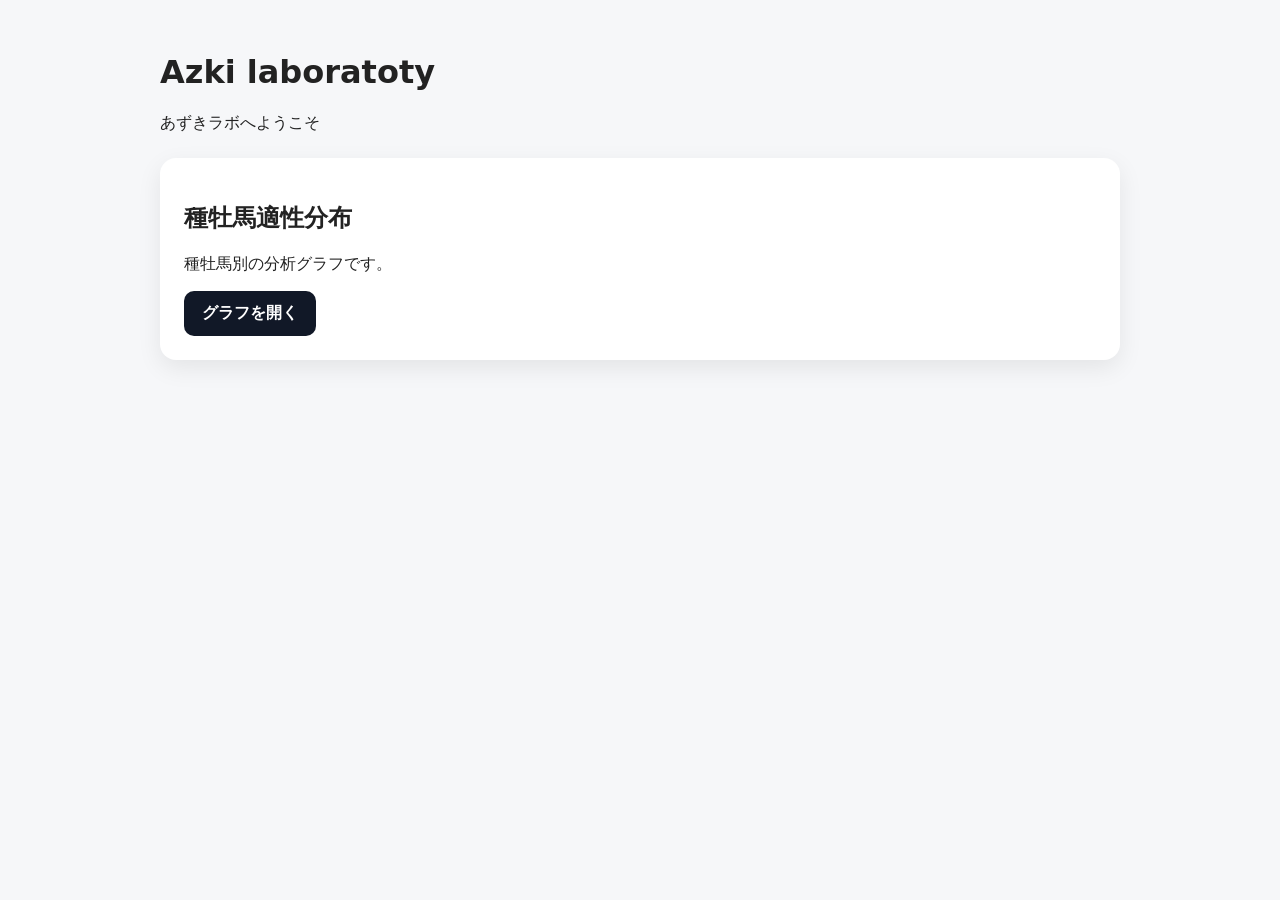
<file: index.html>
<!doctype html>
<html lang="ja">
<head>
  <meta charset="utf-8">
  <meta name="viewport" content="width=device-width, initial-scale=1">
  <title>Azki laboratory</title>
  <link rel="stylesheet" href="assets/style.css">
</head>
<body>
  <main class="container">
    <h1>Azki laboratoty</h1>
    <p>あずきラボへようこそ</p>

    <section class="card">
      <h2>種牡馬適性分布</h2>
      <p>種牡馬別の分析グラフです。</p>
      <a class="button" href="charts/sire_bubble_chart.html">グラフを開く</a>
    </section>
  </main>
</body>
</html>
</file>
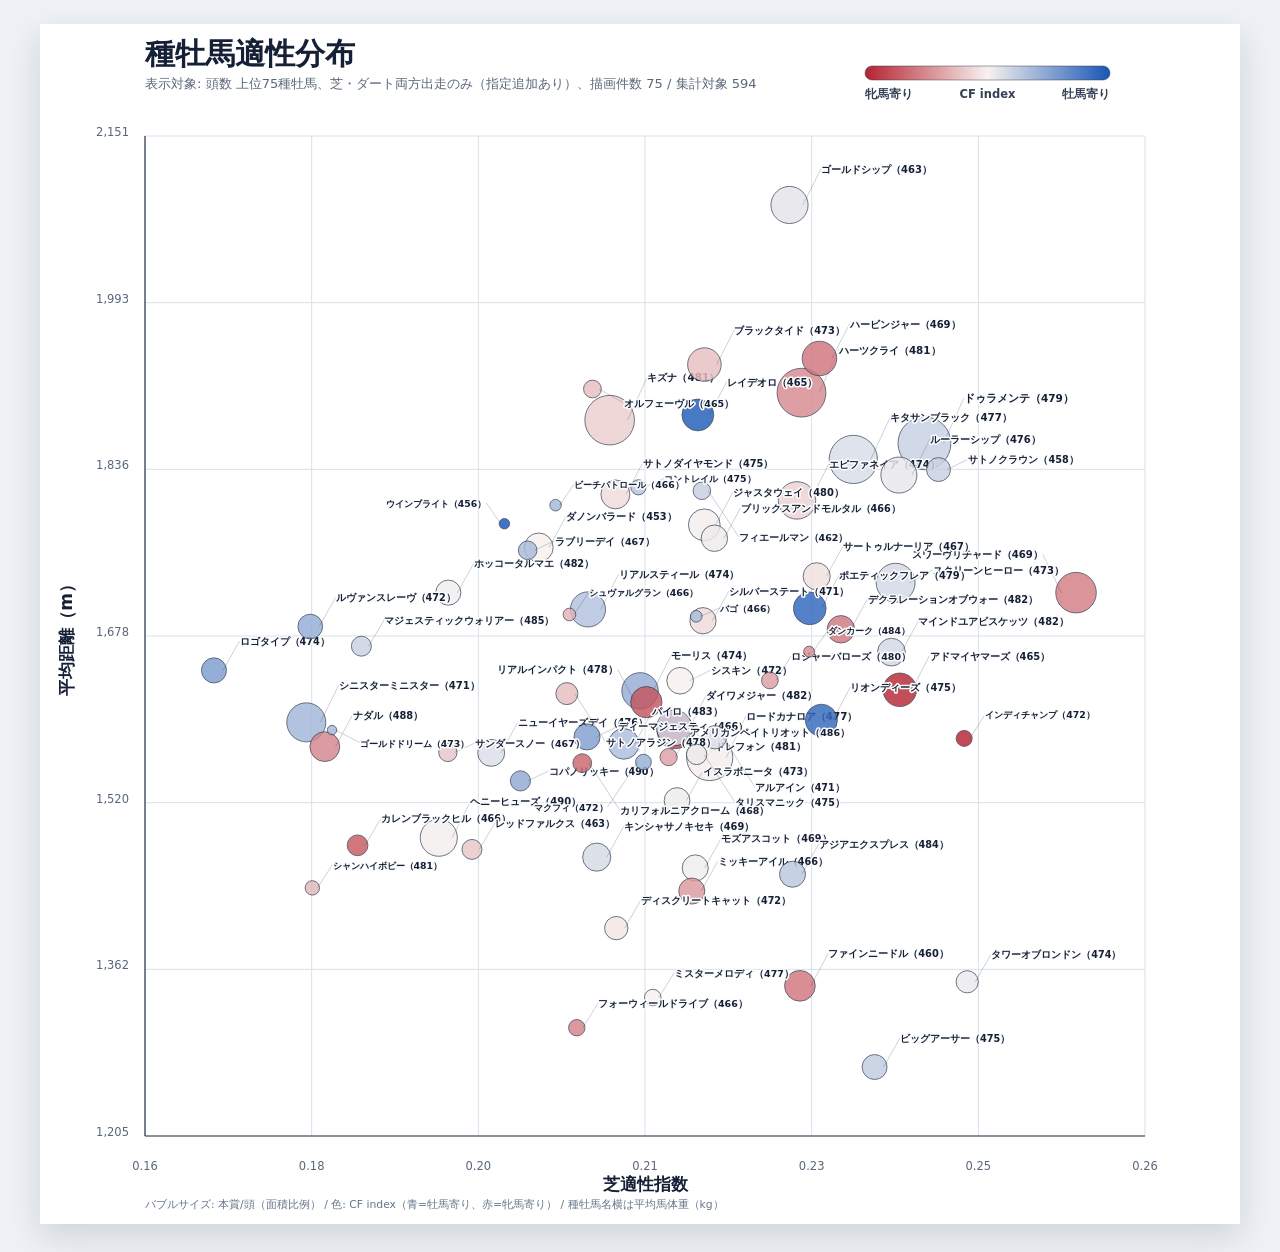
<file: charts/sire_bubble_chart.html>
<!doctype html>
<html lang="ja">
<head>
  <meta charset="utf-8" />
  <title>種牡馬バブルチャート</title>
  <style>
    body { margin: 0; background: #eef1f5; color: #152036; font-family: "Yu Gothic UI", "Yu Gothic", "Meiryo", "Segoe UI", system-ui, sans-serif; }
    .wrap { width: 1200px; margin: 0 auto; padding: 24px; }
    svg { background: #fbfcfe; box-shadow: 0 12px 32px rgba(23, 32, 51, 0.14); }
    .title { font-size: 30px; font-weight: 800; fill: #152036; letter-spacing: 0; }
    .subtitle { font-size: 13px; fill: #5a677a; }
    .axis { stroke: #283449; stroke-width: 1.2; }
    .grid { stroke: #d9e0ea; stroke-width: 1; }
    .tick { font-size: 11.5px; fill: #5a677a; }
    .axis-label { font-size: 17px; font-weight: 800; fill: #152036; }
    .leader { stroke: rgba(39, 50, 70, 0.32); stroke-width: 0.7; }
    .point circle { opacity: 0.82; stroke: #243044; stroke-width: 0.8; }
    .point:hover circle { opacity: 0.96; stroke-width: 2; }
    .point-label { font-weight: 650; fill: #172033; paint-order: stroke; stroke: #fbfcfe; stroke-width: 3.2px; stroke-linejoin: round; }
    .legend { font-size: 11.5px; font-weight: 650; fill: #334155; }
    .note { font-size: 10.8px; fill: #66758a; }
  </style>
</head>
<body>
  <div class="wrap">
    <svg id="chart" xmlns="http://www.w3.org/2000/svg" width="1200" height="1200" viewBox="0 0 1200 1200" role="img" aria-label="種牡馬バブルチャート">
      <rect width="100%" height="100%" fill="#ffffff" />
      <text x="105" y="40" class="title">種牡馬適性分布</text>
      <text x="105" y="64" class="subtitle">表示対象: 頭数 上位75種牡馬、芝・ダート両方出走のみ（指定追加あり）、描画件数 75 / 集計対象 594</text>
      <defs>
        <linearGradient id="cf-gradient" x1="0%" y1="0%" x2="100%" y2="0%">
          <stop offset="0%" stop-color="rgb(181,34,48)" />
          <stop offset="50%" stop-color="rgb(247,242,239)" />
          <stop offset="100%" stop-color="rgb(24,86,181)" />
        </linearGradient>
      </defs>
      <g>
        <rect x="825" y="42" width="245" height="14" rx="7" fill="url(#cf-gradient)" stroke="#293241" stroke-width="0.45" />
        <text x="825" y="74" class="legend" text-anchor="start">牝馬寄り</text>
        <text x="947.5" y="74" class="legend" text-anchor="middle">CF index</text>
        <text x="1070" y="74" class="legend" text-anchor="end">牡馬寄り</text>
      </g>
      <line x1="105.00" y1="112" x2="105.00" y2="1112" class="grid" />
<line x1="271.67" y1="112" x2="271.67" y2="1112" class="grid" />
<line x1="438.33" y1="112" x2="438.33" y2="1112" class="grid" />
<line x1="605.00" y1="112" x2="605.00" y2="1112" class="grid" />
<line x1="771.67" y1="112" x2="771.67" y2="1112" class="grid" />
<line x1="938.33" y1="112" x2="938.33" y2="1112" class="grid" />
<line x1="1105.00" y1="112" x2="1105.00" y2="1112" class="grid" />
      <line x1="105" y1="1112.00" x2="1105" y2="1112.00" class="grid" />
<line x1="105" y1="945.33" x2="1105" y2="945.33" class="grid" />
<line x1="105" y1="778.67" x2="1105" y2="778.67" class="grid" />
<line x1="105" y1="612.00" x2="1105" y2="612.00" class="grid" />
<line x1="105" y1="445.33" x2="1105" y2="445.33" class="grid" />
<line x1="105" y1="278.67" x2="1105" y2="278.67" class="grid" />
<line x1="105" y1="112.00" x2="1105" y2="112.00" class="grid" />
      <line x1="105" y1="1112" x2="1105" y2="1112" class="axis" />
      <line x1="105" y1="112" x2="105" y2="1112" class="axis" />
      <text x="105.00" y="1146" class="tick" text-anchor="middle">0.16</text>
<text x="271.67" y="1146" class="tick" text-anchor="middle">0.18</text>
<text x="438.33" y="1146" class="tick" text-anchor="middle">0.20</text>
<text x="605.00" y="1146" class="tick" text-anchor="middle">0.21</text>
<text x="771.67" y="1146" class="tick" text-anchor="middle">0.23</text>
<text x="938.33" y="1146" class="tick" text-anchor="middle">0.25</text>
<text x="1105.00" y="1146" class="tick" text-anchor="middle">0.26</text>
      <text x="89" y="1112.005" class="tick" text-anchor="end">1,205</text>
<text x="89" y="945.335" class="tick" text-anchor="end">1,362</text>
<text x="89" y="778.675" class="tick" text-anchor="end">1,520</text>
<text x="89" y="612.005" class="tick" text-anchor="end">1,678</text>
<text x="89" y="445.335" class="tick" text-anchor="end">1,836</text>
<text x="89" y="278.675" class="tick" text-anchor="end">1,993</text>
<text x="89" y="112.005" class="tick" text-anchor="end">2,151</text>
      <text x="605" y="1166" class="axis-label" text-anchor="middle">芝適性指数</text>
      <text transform="translate(32 612) rotate(-90)" class="axis-label" text-anchor="middle">平均距離（m）</text>
      <g class="point">
      <circle cx="884.47" cy="419.27" r="26.46" fill="rgb(199,208,227)" />
      <title>種牡馬名: ドゥラメンテ
頭数: 293
本賞/頭: 2,443.65
CF_index: -0.112
芝適性指数: 0.241
平均距離: 1,860.3
芝の1走当賞金: 1,131.99
ダートの1走当賞金: 526.89
牡馬の本賞/頭: 3,402.45
牝馬の本賞/頭: 1,566.31
平均馬体重: 479.3kg</title>
      <line x1="903.52" y1="419.27" x2="923.93" y2="373.89" class="leader" />
      <text x="923.93" y="377.89" class="point-label" text-anchor="start" style="font-size:10.5px">ドゥラメンテ（479）</text>
    </g>
<g class="point">
      <circle cx="569.66" cy="396.14" r="24.81" fill="rgb(236,207,207)" />
      <title>種牡馬名: キズナ
頭数: 450
本賞/頭: 2,195.83
CF_index: -0.140
芝適性指数: 0.209
平均距離: 1,882.2
芝の1走当賞金: 872.28
ダートの1走当賞金: 671.74
牡馬の本賞/頭: 2,596.04
牝馬の本賞/頭: 1,754.48
平均馬体重: 480.5kg</title>
      <line x1="587.52" y1="396.14" x2="607.47" y2="352.66" class="leader" />
      <text x="607.47" y="356.66" class="point-label" text-anchor="start" style="font-size:10.4px">キズナ（481）</text>
    </g>
<g class="point">
      <circle cx="761.49" cy="368.67" r="24.40" fill="rgb(214,139,145)" />
      <title>種牡馬名: ハーツクライ
頭数: 145
本賞/頭: 2,137.25
CF_index: -0.164
芝適性指数: 0.229
平均距離: 1,908.2
芝の1走当賞金: 1,016.98
ダートの1走当賞金: 576.25
牡馬の本賞/頭: 2,197.88
牝馬の本賞/頭: 2,062.63
平均馬体重: 481.3kg</title>
      <line x1="779.06" y1="368.67" x2="798.89" y2="325.66" class="leader" />
      <text x="798.89" y="329.66" class="point-label" text-anchor="start" style="font-size:10.4px">ハーツクライ（481）</text>
    </g>
<g class="point">
      <circle cx="813.31" cy="435.43" r="24.12" fill="rgb(217,221,231)" />
      <title>種牡馬名: キタサンブラック
頭数: 295
本賞/頭: 2,097.03
CF_index: -0.118
芝適性指数: 0.234
平均距離: 1,845.0
芝の1走当賞金: 1,261.49
ダートの1走当賞金: 657.94
牡馬の本賞/頭: 2,831.30
牝馬の本賞/頭: 1,415.56
平均馬体重: 477.5kg</title>
      <line x1="830.68" y1="435.43" x2="850.43" y2="392.75" class="leader" />
      <text x="850.43" y="396.75" class="point-label" text-anchor="start" style="font-size:10.3px">キタサンブラック（477）</text>
    </g>
<g class="point">
      <circle cx="669.71" cy="733.53" r="23.09" fill="rgb(246,237,235)" />
      <title>種牡馬名: ロードカナロア
頭数: 437
本賞/頭: 1,955.71
CF_index: -0.129
芝適性指数: 0.219
平均距離: 1,562.8
芝の1走当賞金: 992.49
ダートの1走当賞金: 651.29
牡馬の本賞/頭: 2,449.83
牝馬の本賞/頭: 1,431.30
平均馬体重: 477.0kg</title>
      <line x1="686.34" y1="733.53" x2="705.81" y2="692.02" class="leader" />
      <text x="705.81" y="696.02" class="point-label" text-anchor="start" style="font-size:10.3px">ロードカナロア（477）</text>
    </g>
<g class="point">
      <circle cx="1036.03" cy="568.64" r="20.28" fill="rgb(210,125,132)" />
      <title>種牡馬名: スワーヴリチャード
頭数: 182
本賞/頭: 1,598.79
CF_index: -0.169
芝適性指数: 0.257
平均距離: 1,718.9
芝の1走当賞金: 1,035.63
ダートの1走当賞金: 378.28
牡馬の本賞/頭: 1,594.46
牝馬の本賞/頭: 1,602.12
平均馬体重: 468.7kg</title>
      <line x1="1021.43" y1="568.64" x2="1002.75" y2="530.37" class="leader" />
      <text x="1002.75" y="534.37" class="point-label" text-anchor="end" style="font-size:10.1px">スワーヴリチャード（469）</text>
    </g>
<g class="point">
      <circle cx="266.28" cy="698.35" r="19.51" fill="rgb(162,183,217)" />
      <title>種牡馬名: シニスターミニスター
頭数: 185
本賞/頭: 1,509.06
CF_index: -0.100
芝適性指数: 0.178
平均距離: 1,596.1
芝の1走当賞金: 450.00
ダートの1走当賞金: 562.96
牡馬の本賞/頭: 2,097.22
牝馬の本賞/頭: 817.11
平均馬体重: 471.3kg</title>
      <line x1="280.33" y1="698.35" x2="298.79" y2="660.97" class="leader" />
      <text x="298.79" y="664.97" class="point-label" text-anchor="start" style="font-size:10.1px">シニスターミニスター（471）</text>
    </g>
<g class="point">
      <circle cx="855.64" cy="558.71" r="19.45" fill="rgb(211,217,230)" />
      <title>種牡馬名: スクリーンヒーロー
頭数: 94
本賞/頭: 1,502.45
CF_index: -0.116
芝適性指数: 0.238
平均距離: 1,728.3
芝の1走当賞金: 961.41
ダートの1走当賞金: 468.61
牡馬の本賞/頭: 2,022.43
牝馬の本賞/頭: 982.47
平均馬体重: 473.4kg</title>
      <line x1="869.64" y1="558.71" x2="893.09" y2="545.60" class="leader" />
      <text x="893.09" y="549.60" class="point-label" text-anchor="start" style="font-size:10.1px">スクリーンヒーロー（473）</text>
    </g>
<g class="point">
      <circle cx="757.00" cy="476.42" r="18.72" fill="rgb(237,210,209)" />
      <title>種牡馬名: エピファネイア
頭数: 518
本賞/頭: 1,420.40
CF_index: -0.139
芝適性指数: 0.228
平均距離: 1,806.2
芝の1走当賞金: 737.80
ダートの1走当賞金: 421.07
牡馬の本賞/頭: 1,718.70
牝馬の本賞/頭: 1,148.51
平均馬体重: 473.8kg</title>
      <line x1="770.48" y1="476.42" x2="788.72" y2="439.95" class="leader" />
      <text x="788.72" y="443.95" class="point-label" text-anchor="start" style="font-size:10.0px">エピファネイア（474）</text>
    </g>
<g class="point">
      <circle cx="749.51" cy="180.97" r="18.57" fill="rgb(229,229,234)" />
      <title>種牡馬名: ゴールドシップ
頭数: 256
本賞/頭: 1,405.02
CF_index: -0.122
芝適性指数: 0.227
平均距離: 2,085.9
芝の1走当賞金: 673.33
ダートの1走当賞金: 388.91
牡馬の本賞/頭: 1,826.98
牝馬の本賞/頭: 962.79
平均馬体重: 463.0kg</title>
      <line x1="762.88" y1="180.97" x2="781.08" y2="144.66" class="leader" />
      <text x="781.08" y="148.66" class="point-label" text-anchor="start" style="font-size:10.0px">ゴールドシップ（463）</text>
    </g>
<g class="point">
      <circle cx="398.78" cy="813.71" r="18.57" fill="rgb(243,239,238)" />
      <title>種牡馬名: ヘニーヒューズ
頭数: 200
本賞/頭: 1,404.68
CF_index: -0.127
芝適性指数: 0.191
平均距離: 1,486.9
芝の1走当賞金: 581.36
ダートの1走当賞金: 588.41
牡馬の本賞/頭: 1,773.59
牝馬の本賞/頭: 996.94
平均馬体重: 489.6kg</title>
      <line x1="412.15" y1="813.71" x2="430.35" y2="777.40" class="leader" />
      <text x="430.35" y="781.40" class="point-label" text-anchor="start" style="font-size:10.0px">ヘニーヒューズ（490）</text>
    </g>
<g class="point">
      <circle cx="600.06" cy="666.88" r="18.23" fill="rgb(149,173,214)" />
      <title>種牡馬名: モーリス
頭数: 370
本賞/頭: 1,367.74
CF_index: -0.096
芝適性指数: 0.212
平均距離: 1,625.9
芝の1走当賞金: 759.72
ダートの1走当賞金: 557.29
牡馬の本賞/頭: 1,995.59
牝馬の本賞/頭: 733.08
平均馬体重: 473.8kg</title>
      <line x1="613.18" y1="666.88" x2="631.29" y2="630.96" class="leader" />
      <text x="631.29" y="634.96" class="point-label" text-anchor="start" style="font-size:10.0px">モーリス（474）</text>
    </g>
<g class="point">
      <circle cx="635.17" cy="706.59" r="18.11" fill="rgb(192,68,79)" />
      <title>種牡馬名: ダイワメジャー
頭数: 177
本賞/頭: 1,354.74
CF_index: -0.189
芝適性指数: 0.216
平均距離: 1,588.3
芝の1走当賞金: 763.24
ダートの1走当賞金: 529.30
牡馬の本賞/頭: 1,142.60
牝馬の本賞/頭: 1,518.09
平均馬体重: 482.1kg</title>
      <line x1="648.21" y1="706.59" x2="666.28" y2="670.82" class="leader" />
      <text x="666.28" y="674.82" class="point-label" text-anchor="start" style="font-size:10.0px">ダイワメジャー（482）</text>
    </g>
<g class="point">
      <circle cx="858.90" cy="451.07" r="18.02" fill="rgb(232,232,235)" />
      <title>種牡馬名: ルーラーシップ
頭数: 304
本賞/頭: 1,346.00
CF_index: -0.123
芝適性指数: 0.239
平均距離: 1,830.2
芝の1走当賞金: 891.15
ダートの1走当賞金: 432.10
牡馬の本賞/頭: 1,764.82
牝馬の本賞/頭: 943.39
平均馬体重: 476.4kg</title>
      <line x1="871.88" y1="451.07" x2="889.92" y2="415.39" class="leader" />
      <text x="889.92" y="419.39" class="point-label" text-anchor="start" style="font-size:10.0px">ルーラーシップ（476）</text>
    </g>
<g class="point">
      <circle cx="634.34" cy="703.95" r="17.75" fill="rgb(207,214,229)" />
      <title>種牡馬名: ドレフォン
頭数: 382
本賞/頭: 1,317.89
CF_index: -0.115
芝適性指数: 0.215
平均距離: 1,590.8
芝の1走当賞金: 776.36
ダートの1走当賞金: 539.11
牡馬の本賞/頭: 1,859.08
牝馬の本賞/頭: 888.50
平均馬体重: 481.2kg</title>
      <line x1="647.12" y1="703.95" x2="675.09" y2="722.29" class="leader" />
      <text x="675.09" y="726.29" class="point-label" text-anchor="start" style="font-size:10.0px">ドレフォン（481）</text>
    </g>
<g class="point">
      <circle cx="547.97" cy="585.43" r="17.54" fill="rgb(177,193,221)" />
      <title>種牡馬名: リアルスティール
頭数: 356
本賞/頭: 1,296.30
CF_index: -0.105
芝適性指数: 0.207
平均距離: 1,703.0
芝の1走当賞金: 627.46
ダートの1走当賞金: 500.25
牡馬の本賞/頭: 1,847.18
牝馬の本賞/頭: 769.63
平均馬体重: 474.3kg</title>
      <line x1="560.61" y1="585.43" x2="578.52" y2="550.31" class="leader" />
      <text x="578.52" y="554.31" class="point-label" text-anchor="start" style="font-size:10.0px">リアルスティール（474）</text>
    </g>
<g class="point">
      <circle cx="779.44" cy="334.45" r="17.26" fill="rgb(207,117,124)" />
      <title>種牡馬名: ハービンジャー
頭数: 263
本賞/頭: 1,267.62
CF_index: -0.172
芝適性指数: 0.230
平均距離: 1,940.6
芝の1走当賞金: 776.50
ダートの1走当賞金: 427.54
牡馬の本賞/頭: 1,238.04
牝馬の本賞/頭: 1,296.10
平均馬体重: 469.4kg</title>
      <line x1="791.87" y1="334.45" x2="809.70" y2="299.65" class="leader" />
      <text x="809.70" y="303.65" class="point-label" text-anchor="start" style="font-size:10.0px">ハービンジャー（469）</text>
    </g>
<g class="point">
      <circle cx="664.41" cy="340.58" r="16.79" fill="rgb(231,191,192)" />
      <title>種牡馬名: ブラックタイド
頭数: 100
本賞/頭: 1,220.15
CF_index: -0.146
芝適性指数: 0.219
平均距離: 1,934.8
芝の1走当賞金: 742.06
ダートの1走当賞金: 491.10
牡馬の本賞/頭: 1,460.44
牝馬の本賞/頭: 1,066.52
平均馬体重: 473.3kg</title>
      <line x1="676.49" y1="340.58" x2="694.19" y2="306.32" class="leader" />
      <text x="694.19" y="310.32" class="point-label" text-anchor="start" style="font-size:9.9px">ブラックタイド（473）</text>
    </g>
<g class="point">
      <circle cx="859.76" cy="665.82" r="16.76" fill="rgb(183,40,54)" />
      <title>種牡馬名: アドマイヤマーズ
頭数: 105
本賞/頭: 1,217.68
CF_index: -0.198
芝適性指数: 0.239
平均距離: 1,626.9
芝の1走当賞金: 911.68
ダートの1走当賞金: 441.45
牡馬の本賞/頭: 944.28
牝馬の本賞/頭: 1,430.83
平均馬体重: 464.6kg</title>
      <line x1="871.83" y1="665.82" x2="889.52" y2="631.60" class="leader" />
      <text x="889.52" y="635.60" class="point-label" text-anchor="start" style="font-size:9.9px">アドマイヤマーズ（465）</text>
    </g>
<g class="point">
      <circle cx="769.77" cy="584.38" r="16.35" fill="rgb(47,102,187)" />
      <title>種牡馬名: ポエティックフレア
頭数: 31
本賞/頭: 1,177.90
CF_index: -0.063
芝適性指数: 0.229
平均距離: 1,704.0
芝の1走当賞金: 715.33
ダートの1走当賞金: 400.00
牡馬の本賞/頭: 1,874.63
牝馬の本賞/頭: 434.73
平均馬体重: 478.8kg</title>
      <line x1="781.54" y1="584.38" x2="799.12" y2="550.62" class="leader" />
      <text x="799.12" y="554.62" class="point-label" text-anchor="start" style="font-size:9.9px">ポエティックフレア（479）</text>
    </g>
<g class="point">
      <circle cx="781.37" cy="696.24" r="16.02" fill="rgb(51,105,188)" />
      <title>種牡馬名: リオンディーズ
頭数: 330
本賞/頭: 1,146.54
CF_index: -0.064
芝適性指数: 0.231
平均距離: 1,598.1
芝の1走当賞金: 922.81
ダートの1走当賞金: 506.53
牡馬の本賞/頭: 1,904.99
牝馬の本賞/頭: 449.81
平均馬体重: 475.5kg</title>
      <line x1="792.91" y1="696.24" x2="810.39" y2="662.87" class="leader" />
      <text x="810.39" y="666.87" class="point-label" text-anchor="start" style="font-size:9.9px">リオンディーズ（475）</text>
    </g>
<g class="point">
      <circle cx="657.85" cy="390.96" r="15.93" fill="rgb(32,92,183)" />
      <title>種牡馬名: レイデオロ
頭数: 294
本賞/頭: 1,138.07
CF_index: -0.058
芝適性指数: 0.218
平均距離: 1,887.1
芝の1走当賞金: 703.83
ダートの1走当賞金: 470.71
牡馬の本賞/頭: 1,830.12
牝馬の本賞/頭: 397.29
平均馬体重: 464.8kg</title>
      <line x1="669.31" y1="390.96" x2="686.77" y2="357.70" class="leader" />
      <text x="686.77" y="361.70" class="point-label" text-anchor="start" style="font-size:9.9px">レイデオロ（465）</text>
    </g>
<g class="point">
      <circle cx="664.26" cy="500.82" r="15.90" fill="rgb(243,239,238)" />
      <title>種牡馬名: ジャスタウェイ
頭数: 213
本賞/頭: 1,135.60
CF_index: -0.126
芝適性指数: 0.219
平均距離: 1,783.1
芝の1走当賞金: 727.15
ダートの1走当賞金: 481.35
牡馬の本賞/頭: 1,423.07
牝馬の本賞/頭: 798.26
平均馬体重: 479.6kg</title>
      <line x1="675.71" y1="500.82" x2="693.16" y2="467.59" class="leader" />
      <text x="693.16" y="471.59" class="point-label" text-anchor="start" style="font-size:9.9px">ジャスタウェイ（480）</text>
    </g>
<g class="point">
      <circle cx="606.34" cy="678.18" r="15.66" fill="rgb(197,86,95)" />
      <title>種牡馬名: リアルインパクト
頭数: 128
本賞/頭: 1,113.60
CF_index: -0.182
芝適性指数: 0.213
平均距離: 1,615.2
芝の1走当賞金: 636.12
ダートの1走当賞金: 461.96
牡馬の本賞/頭: 1,016.88
牝馬の本賞/頭: 1,237.96
平均馬体重: 477.9kg</title>
      <line x1="595.06" y1="678.18" x2="577.67" y2="645.22" class="leader" />
      <text x="577.67" y="649.22" class="point-label" text-anchor="end" style="font-size:9.9px">リアルインパクト（478）</text>
    </g>
<g class="point">
      <circle cx="759.91" cy="961.80" r="15.35" fill="rgb(208,118,125)" />
      <title>種牡馬名: ファインニードル
頭数: 149
本賞/頭: 1,085.54
CF_index: -0.171
芝適性指数: 0.228
平均距離: 1,346.7
芝の1走当賞金: 734.10
ダートの1走当賞金: 417.02
牡馬の本賞/頭: 1,063.45
牝馬の本賞/頭: 1,109.82
平均馬体重: 460.0kg</title>
      <line x1="770.96" y1="961.80" x2="788.26" y2="929.20" class="leader" />
      <text x="788.26" y="933.20" class="point-label" text-anchor="start" style="font-size:9.9px">ファインニードル（460）</text>
    </g>
<g class="point">
      <circle cx="583.76" cy="719.90" r="15.33" fill="rgb(173,190,220)" />
      <title>種牡馬名: パイロ
頭数: 154
本賞/頭: 1,083.79
CF_index: -0.104
芝適性指数: 0.210
平均距離: 1,575.7
芝の1走当賞金: 685.33
ダートの1走当賞金: 516.00
牡馬の本賞/頭: 1,520.91
牝馬の本賞/頭: 623.35
平均馬体重: 482.8kg</title>
      <line x1="594.80" y1="719.90" x2="612.10" y2="687.32" class="leader" />
      <text x="612.10" y="691.32" class="point-label" text-anchor="start" style="font-size:9.9px">パイロ（483）</text>
    </g>
<g class="point">
      <circle cx="284.82" cy="722.65" r="14.90" fill="rgb(213,134,140)" />
      <title>種牡馬名: ナダル
頭数: 127
本賞/頭: 1,045.60
CF_index: -0.166
芝適性指数: 0.180
平均距離: 1,573.1
芝の1走当賞金: 391.00
ダートの1走当賞金: 474.86
牡馬の本賞/頭: 1,066.30
牝馬の本賞/頭: 1,027.06
平均馬体重: 488.2kg</title>
      <line x1="295.55" y1="722.65" x2="312.72" y2="690.56" class="leader" />
      <text x="312.72" y="694.56" class="point-label" text-anchor="start" style="font-size:9.8px">ナダル（488）</text>
    </g>
<g class="point">
      <circle cx="575.41" cy="470.40" r="14.48" fill="rgb(240,220,219)" />
      <title>種牡馬名: サトノダイヤモンド
頭数: 308
本賞/頭: 1,009.79
CF_index: -0.136
芝適性指数: 0.209
平均距離: 1,811.9
芝の1走当賞金: 593.72
ダートの1走当賞金: 453.04
牡馬の本賞/頭: 1,243.48
牝馬の本賞/頭: 790.80
平均馬体重: 474.7kg</title>
      <line x1="585.84" y1="470.40" x2="602.89" y2="438.79" class="leader" />
      <text x="602.89" y="442.79" class="point-label" text-anchor="start" style="font-size:9.8px">サトノダイヤモンド（475）</text>
    </g>
<g class="point">
      <circle cx="498.77" cy="523.43" r="14.42" fill="rgb(247,241,238)" />
      <title>種牡馬名: ダノンバラード
頭数: 155
本賞/頭: 1,004.71
CF_index: -0.128
芝適性指数: 0.202
平均距離: 1,761.7
芝の1走当賞金: 475.34
ダートの1走当賞金: 410.00
牡馬の本賞/頭: 1,306.32
牝馬の本賞/頭: 749.77
平均馬体重: 453.4kg</title>
      <line x1="509.15" y1="523.43" x2="526.19" y2="491.89" class="leader" />
      <text x="526.19" y="495.89" class="point-label" text-anchor="start" style="font-size:9.8px">ダノンバラード（453）</text>
    </g>
<g class="point">
      <circle cx="556.73" cy="833.14" r="14.06" fill="rgb(213,219,230)" />
      <title>種牡馬名: キンシャサノキセキ
頭数: 127
本賞/頭: 974.58
CF_index: -0.117
芝適性指数: 0.208
平均距離: 1,468.5
芝の1走当賞金: 630.32
ダートの1走当賞金: 495.55
牡馬の本賞/頭: 1,296.55
牝馬の本賞/頭: 637.03
平均馬体重: 469.0kg</title>
      <line x1="566.85" y1="833.14" x2="583.79" y2="802.02" class="leader" />
      <text x="583.79" y="806.02" class="point-label" text-anchor="start" style="font-size:9.8px">キンシャサノキセキ（469）</text>
    </g>
<g class="point">
      <circle cx="851.45" cy="628.11" r="13.89" fill="rgb(210,216,229)" />
      <title>種牡馬名: マインドユアビスケッツ
頭数: 248
本賞/頭: 960.18
CF_index: -0.116
芝適性指数: 0.238
平均距離: 1,662.6
芝の1走当賞金: 890.79
ダートの1走当賞金: 437.11
牡馬の本賞/頭: 1,275.67
牝馬の本賞/頭: 618.18
平均馬体重: 482.3kg</title>
      <line x1="861.45" y1="628.11" x2="878.34" y2="597.19" class="leader" />
      <text x="878.34" y="601.19" class="point-label" text-anchor="start" style="font-size:9.8px">マインドユアビスケッツ（482）</text>
    </g>
<g class="point">
      <circle cx="800.90" cy="605.29" r="13.74" fill="rgb(208,120,127)" />
      <title>種牡馬名: デクラレーションオブウォー
頭数: 246
本賞/頭: 948.23
CF_index: -0.170
芝適性指数: 0.233
平均距離: 1,684.2
芝の1走当賞金: 738.63
ダートの1走当賞金: 392.96
牡馬の本賞/頭: 934.64
牝馬の本賞/頭: 963.46
平均馬体重: 482.1kg</title>
      <line x1="810.79" y1="605.29" x2="827.64" y2="574.54" class="leader" />
      <text x="827.64" y="578.54" class="point-label" text-anchor="start" style="font-size:9.8px">デクラレーションオブウォー（482）</text>
    </g>
<g class="point">
      <circle cx="776.69" cy="552.26" r="13.57" fill="rgb(241,224,222)" />
      <title>種牡馬名: サートゥルナーリア
頭数: 231
本賞/頭: 935.09
CF_index: -0.134
芝適性指数: 0.230
平均距離: 1,734.4
芝の1走当賞金: 692.56
ダートの1走当賞金: 383.00
牡馬の本賞/頭: 1,136.87
牝馬の本賞/頭: 709.25
平均馬体重: 467.1kg</title>
      <line x1="786.46" y1="552.26" x2="803.27" y2="521.70" class="leader" />
      <text x="803.27" y="525.70" class="point-label" text-anchor="start" style="font-size:9.8px">サートゥルナーリア（467）</text>
    </g>
<g class="point">
      <circle cx="451.20" cy="728.88" r="13.48" fill="rgb(219,223,232)" />
      <title>種牡馬名: ニューイヤーズデイ
頭数: 183
本賞/頭: 927.58
CF_index: -0.119
芝適性指数: 0.197
平均距離: 1,567.2
芝の1走当賞金: 464.74
ダートの1走当賞金: 432.54
牡馬の本賞/頭: 1,276.80
牝馬の本賞/頭: 644.05
平均馬体重: 476.1kg</title>
      <line x1="460.91" y1="728.88" x2="477.68" y2="698.43" class="leader" />
      <text x="477.68" y="702.43" class="point-label" text-anchor="start" style="font-size:9.7px">ニューイヤーズデイ（476）</text>
    </g>
<g class="point">
      <circle cx="640.14" cy="656.74" r="13.33" fill="rgb(247,241,238)" />
      <title>種牡馬名: シスキン
頭数: 48
本賞/頭: 915.79
CF_index: -0.128
芝適性指数: 0.216
平均距離: 1,635.5
芝の1走当賞金: 576.55
ダートの1走当賞金: 396.67
牡馬の本賞/頭: 1,231.68
牝馬の本賞/頭: 708.83
平均馬体重: 471.9kg</title>
      <line x1="649.74" y1="656.74" x2="671.47" y2="645.77" class="leader" />
      <text x="671.47" y="649.77" class="point-label" text-anchor="start" style="font-size:9.7px">シスキン（472）</text>
    </g>
<g class="point">
      <circle cx="674.38" cy="514.24" r="13.24" fill="rgb(237,235,236)" />
      <title>種牡馬名: ブリックスアンドモルタル
頭数: 279
本賞/頭: 908.93
CF_index: -0.125
芝適性指数: 0.220
平均距離: 1,770.4
芝の1走当賞金: 535.17
ダートの1走当賞金: 348.58
牡馬の本賞/頭: 1,179.76
牝馬の本賞/頭: 643.87
平均馬体重: 465.7kg</title>
      <line x1="683.91" y1="514.24" x2="700.62" y2="484.06" class="leader" />
      <text x="700.62" y="488.06" class="point-label" text-anchor="start" style="font-size:9.7px">ブリックスアンドモルタル（466）</text>
    </g>
<g class="point">
      <circle cx="662.98" cy="596.74" r="13.16" fill="rgb(240,219,218)" />
      <title>種牡馬名: シルバーステート
頭数: 344
本賞/頭: 902.92
CF_index: -0.136
芝適性指数: 0.218
平均距離: 1,692.3
芝の1走当賞金: 574.58
ダートの1走当賞金: 381.13
牡馬の本賞/頭: 1,085.72
牝馬の本賞/頭: 692.70
平均馬体重: 470.7kg</title>
      <line x1="672.45" y1="596.74" x2="689.14" y2="566.65" class="leader" />
      <text x="689.14" y="570.65" class="point-label" text-anchor="start" style="font-size:9.7px">シルバーステート（471）</text>
    </g>
<g class="point">
      <circle cx="655.25" cy="843.92" r="13.05" fill="rgb(240,237,237)" />
      <title>種牡馬名: モズアスコット
頭数: 145
本賞/頭: 893.96
CF_index: -0.125
芝適性指数: 0.218
平均距離: 1,458.3
芝の1走当賞金: 640.82
ダートの1走当賞金: 430.36
牡馬の本賞/頭: 1,167.75
牝馬の本賞/頭: 645.38
平均馬体重: 468.7kg</title>
      <line x1="664.64" y1="843.92" x2="681.30" y2="813.96" class="leader" />
      <text x="681.30" y="817.96" class="point-label" text-anchor="start" style="font-size:9.7px">モズアスコット（469）</text>
    </g>
<g class="point">
      <circle cx="547.01" cy="712.93" r="13.04" fill="rgb(129,159,208)" />
      <title>種牡馬名: ディーマジェスティ
頭数: 105
本賞/頭: 893.43
CF_index: -0.089
芝適性指数: 0.207
平均距離: 1,582.3
芝の1走当賞金: 497.48
ダートの1走当賞金: 397.23
牡馬の本賞/頭: 1,283.56
牝馬の本賞/頭: 430.15
平均馬体重: 466.0kg</title>
      <line x1="556.40" y1="712.93" x2="578.05" y2="702.07" class="leader" />
      <text x="578.05" y="706.07" class="point-label" text-anchor="start" style="font-size:9.7px">ディーマジェスティ（466）</text>
    </g>
<g class="point">
      <circle cx="651.81" cy="867.05" r="13.03" fill="rgb(219,153,158)" />
      <title>種牡馬名: ミッキーアイル
頭数: 244
本賞/頭: 892.93
CF_index: -0.159
芝適性指数: 0.217
平均距離: 1,436.4
芝の1走当賞金: 748.32
ダートの1走当賞金: 505.32
牡馬の本賞/頭: 949.42
牝馬の本賞/頭: 833.59
平均馬体重: 466.1kg</title>
      <line x1="661.20" y1="867.05" x2="677.85" y2="837.11" class="leader" />
      <text x="677.85" y="841.11" class="point-label" text-anchor="start" style="font-size:9.7px">ミッキーアイル（466）</text>
    </g>
<g class="point">
      <circle cx="752.50" cy="850.25" r="13.01" fill="rgb(186,200,223)" />
      <title>種牡馬名: アジアエクスプレス
頭数: 170
本賞/頭: 891.36
CF_index: -0.108
芝適性指数: 0.228
平均距離: 1,452.3
芝の1走当賞金: 916.22
ダートの1走当賞金: 526.68
牡馬の本賞/頭: 1,197.98
牝馬の本賞/頭: 521.04
平均馬体重: 484.3kg</title>
      <line x1="761.87" y1="850.25" x2="778.51" y2="820.34" class="leader" />
      <text x="778.51" y="824.34" class="point-label" text-anchor="start" style="font-size:9.7px">アジアエクスプレス（484）</text>
    </g>
<g class="point">
      <circle cx="637.06" cy="776.52" r="12.88" fill="rgb(238,236,237)" />
      <title>種牡馬名: イスラボニータ
頭数: 280
本賞/頭: 881.72
CF_index: -0.125
芝適性指数: 0.216
平均距離: 1,522.1
芝の1走当賞金: 632.16
ダートの1走当賞金: 437.08
牡馬の本賞/頭: 1,142.91
牝馬の本賞/頭: 627.89
平均馬体重: 472.6kg</title>
      <line x1="646.34" y1="776.52" x2="662.94" y2="746.76" class="leader" />
      <text x="662.94" y="750.76" class="point-label" text-anchor="start" style="font-size:9.7px">イスラボニータ（473）</text>
    </g>
<g class="point">
      <circle cx="408.34" cy="568.64" r="12.56" fill="rgb(240,237,237)" />
      <title>種牡馬名: ホッコータルマエ
頭数: 222
本賞/頭: 857.64
CF_index: -0.125
芝適性指数: 0.192
平均距離: 1,718.9
芝の1走当賞金: 499.29
ダートの1走当賞金: 497.67
牡馬の本賞/頭: 1,060.32
牝馬の本賞/頭: 586.67
平均馬体重: 481.7kg</title>
      <line x1="417.39" y1="568.64" x2="433.90" y2="539.24" class="leader" />
      <text x="433.90" y="543.24" class="point-label" text-anchor="start" style="font-size:9.7px">ホッコータルマエ（482）</text>
    </g>
<g class="point">
      <circle cx="173.97" cy="646.38" r="12.54" fill="rgb(125,157,207)" />
      <title>種牡馬名: ロゴタイプ
頭数: 114
本賞/頭: 855.93
CF_index: -0.088
芝適性指数: 0.168
平均距離: 1,645.3
芝の1走当賞金: 447.87
ダートの1走当賞金: 649.44
牡馬の本賞/頭: 1,333.87
牝馬の本賞/頭: 440.67
平均馬体重: 473.8kg</title>
      <line x1="182.99" y1="646.38" x2="199.50" y2="617.02" class="leader" />
      <text x="199.50" y="621.02" class="point-label" text-anchor="start" style="font-size:9.7px">ロゴタイプ（474）</text>
    </g>
<g class="point">
      <circle cx="834.61" cy="1043.03" r="12.47" fill="rgb(193,204,225)" />
      <title>種牡馬名: ビッグアーサー
頭数: 233
本賞/頭: 851.33
CF_index: -0.110
芝適性指数: 0.236
平均距離: 1,269.8
芝の1走当賞金: 699.61
ダートの1走当賞金: 352.67
牡馬の本賞/頭: 1,154.99
牝馬の本賞/頭: 517.57
平均馬体重: 474.6kg</title>
      <line x1="843.59" y1="1043.03" x2="860.08" y2="1013.74" class="leader" />
      <text x="860.08" y="1017.74" class="point-label" text-anchor="start" style="font-size:9.7px">ビッグアーサー（475）</text>
    </g>
<g class="point">
      <circle cx="270.26" cy="602.55" r="12.36" fill="rgb(148,173,213)" />
      <title>種牡馬名: ルヴァンスレーヴ
頭数: 184
本賞/頭: 843.07
CF_index: -0.096
芝適性指数: 0.178
平均距離: 1,686.8
芝の1走当賞金: 350.67
ダートの1走当賞金: 435.91
牡馬の本賞/頭: 1,266.61
牝馬の本賞/頭: 463.19
平均馬体重: 472.3kg</title>
      <line x1="279.16" y1="602.55" x2="295.62" y2="573.38" class="leader" />
      <text x="295.62" y="577.38" class="point-label" text-anchor="start" style="font-size:9.7px">ルヴァンスレーヴ（472）</text>
    </g>
<g class="point">
      <circle cx="898.50" cy="445.58" r="11.94" fill="rgb(199,209,227)" />
      <title>種牡馬名: サトノクラウン
頭数: 237
本賞/頭: 813.17
CF_index: -0.112
芝適性指数: 0.243
平均距離: 1,835.4
芝の1走当賞金: 781.90
ダートの1走当賞金: 355.87
牡馬の本賞/頭: 1,129.25
牝馬の本賞/頭: 520.22
平均馬体重: 457.5kg</title>
      <line x1="907.10" y1="445.58" x2="928.44" y2="435.10" class="leader" />
      <text x="928.44" y="439.10" class="point-label" text-anchor="start" style="font-size:9.7px">サトノクラウン（458）</text>
    </g>
<g class="point">
      <circle cx="674.98" cy="713.25" r="11.68" fill="rgb(219,222,232)" />
      <title>種牡馬名: アルアイン
頭数: 153
本賞/頭: 795.29
CF_index: -0.119
芝適性指数: 0.220
平均距離: 1,582.0
芝の1走当賞金: 737.20
ダートの1走当賞金: 479.71
牡馬の本賞/頭: 1,024.79
牝馬の本賞/頭: 515.90
平均馬体重: 471.4kg</title>
      <line x1="683.39" y1="713.25" x2="714.66" y2="762.85" class="leader" />
      <text x="714.66" y="766.85" class="point-label" text-anchor="start" style="font-size:9.6px">アルアイン（471）</text>
    </g>
<g class="point">
      <circle cx="576.28" cy="904.13" r="11.68" fill="rgb(243,230,228)" />
      <title>種牡馬名: ディスクリートキャット
頭数: 143
本賞/頭: 795.22
CF_index: -0.132
芝適性指数: 0.210
平均距離: 1,401.3
芝の1走当賞金: 658.03
ダートの1走当賞金: 501.41
牡馬の本賞/頭: 979.00
牝馬の本賞/頭: 592.51
平均馬体重: 471.5kg</title>
      <line x1="584.69" y1="904.13" x2="600.96" y2="875.75" class="leader" />
      <text x="600.96" y="879.75" class="point-label" text-anchor="start" style="font-size:9.6px">ディスクリートキャット（472）</text>
    </g>
<g class="point">
      <circle cx="927.21" cy="957.79" r="11.09" fill="rgb(235,234,236)" />
      <title>種牡馬名: タワーオブロンドン
頭数: 124
本賞/頭: 755.81
CF_index: -0.124
芝適性指数: 0.246
平均距離: 1,350.5
芝の1走当賞金: 694.94
ダートの1走当賞金: 302.09
牡馬の本賞/頭: 914.77
牝馬の本賞/頭: 495.38
平均馬体重: 474.3kg</title>
      <line x1="935.20" y1="957.79" x2="951.30" y2="930.09" class="leader" />
      <text x="951.30" y="934.09" class="point-label" text-anchor="start" style="font-size:9.6px">タワーオブロンドン（474）</text>
    </g>
<g class="point">
      <circle cx="526.88" cy="669.62" r="11.00" fill="rgb(231,190,191)" />
      <title>種牡馬名: サトノアラジン
頭数: 163
本賞/頭: 750.23
CF_index: -0.146
芝適性指数: 0.204
平均距離: 1,623.3
芝の1走当賞金: 488.47
ダートの1走当賞金: 402.80
牡馬の本賞/頭: 862.63
牝馬の本賞/頭: 633.63
平均馬体重: 478.0kg</title>
      <line x1="534.80" y1="669.62" x2="565.88" y2="718.37" class="leader" />
      <text x="565.88" y="722.37" class="point-label" text-anchor="start" style="font-size:9.6px">サトノアラジン（478）</text>
    </g>
<g class="point">
      <circle cx="317.57" cy="821.31" r="10.38" fill="rgb(199,91,100)" />
      <title>種牡馬名: カレンブラックヒル
頭数: 120
本賞/頭: 711.36
CF_index: -0.181
芝適性指数: 0.183
平均距離: 1,479.7
芝の1走当賞金: 437.72
ダートの1走当賞金: 504.47
牡馬の本賞/頭: 651.81
牝馬の本賞/頭: 775.02
平均馬体重: 465.5kg</title>
      <line x1="325.04" y1="821.31" x2="340.95" y2="794.43" class="leader" />
      <text x="340.95" y="798.43" class="point-label" text-anchor="start" style="font-size:9.6px">カレンブラックヒル（466）</text>
    </g>
<g class="point">
      <circle cx="656.61" cy="730.36" r="10.24" fill="rgb(236,234,236)" />
      <title>種牡馬名: タリスマニック
頭数: 130
本賞/頭: 703.18
CF_index: -0.124
芝適性指数: 0.218
平均距離: 1,565.8
芝の1走当賞金: 576.32
ダートの1走当賞金: 386.19
牡馬の本賞/頭: 882.47
牝馬の本賞/頭: 480.60
平均馬体重: 474.7kg</title>
      <line x1="663.99" y1="730.36" x2="694.86" y2="778.17" class="leader" />
      <text x="694.86" y="782.17" class="point-label" text-anchor="start" style="font-size:9.6px">タリスマニック（475）</text>
    </g>
<g class="point">
      <circle cx="480.43" cy="756.88" r="10.10" fill="rgb(143,169,212)" />
      <title>種牡馬名: コパノリッキー
頭数: 172
本賞/頭: 694.82
CF_index: -0.094
芝適性指数: 0.200
平均距離: 1,540.7
芝の1走当賞金: 566.82
ダートの1走当賞金: 503.46
牡馬の本賞/頭: 995.85
牝馬の本賞/頭: 356.63
平均馬体重: 490.3kg</title>
      <line x1="487.71" y1="756.88" x2="508.53" y2="747.04" class="leader" />
      <text x="508.53" y="751.04" class="point-label" text-anchor="start" style="font-size:9.6px">コパノリッキー（490）</text>
    </g>
<g class="point">
      <circle cx="321.37" cy="622.19" r="9.99" fill="rgb(201,210,227)" />
      <title>種牡馬名: マジェスティックウォリアー
頭数: 224
本賞/頭: 688.47
CF_index: -0.113
芝適性指数: 0.183
平均距離: 1,668.2
芝の1走当賞金: 488.80
ダートの1走当賞金: 559.93
牡馬の本賞/頭: 913.52
牝馬の本賞/頭: 424.10
平均馬体重: 485.0kg</title>
      <line x1="328.56" y1="622.19" x2="344.36" y2="595.75" class="leader" />
      <text x="344.36" y="599.75" class="point-label" text-anchor="start" style="font-size:9.6px">マジェスティックウォリアー（485）</text>
    </g>
<g class="point">
      <circle cx="431.96" cy="825.43" r="9.99" fill="rgb(233,199,199)" />
      <title>種牡馬名: レッドファルクス
頭数: 129
本賞/頭: 688.47
CF_index: -0.143
芝適性指数: 0.195
平均距離: 1,475.8
芝の1走当賞金: 416.67
ダートの1走当賞金: 399.92
牡馬の本賞/頭: 808.73
牝馬の本賞/頭: 570.05
平均馬体重: 462.5kg</title>
      <line x1="439.16" y1="825.43" x2="454.96" y2="798.99" class="leader" />
      <text x="454.96" y="802.99" class="point-label" text-anchor="start" style="font-size:9.6px">レッドファルクス（463）</text>
    </g>
<g class="point">
      <circle cx="542.23" cy="739.13" r="9.39" fill="rgb(203,103,111)" />
      <title>種牡馬名: カリフォルニアクローム
頭数: 190
本賞/頭: 653.96
CF_index: -0.177
芝適性指数: 0.206
平均距離: 1,557.5
芝の1走当賞金: 571.85
ダートの1走当賞金: 460.13
牡馬の本賞/頭: 619.02
牝馬の本賞/頭: 694.47
平均馬体重: 468.1kg</title>
      <line x1="548.99" y1="739.13" x2="579.62" y2="785.86" class="leader" />
      <text x="579.62" y="789.86" class="point-label" text-anchor="start" style="font-size:9.5px">カリフォルニアクローム（468）</text>
    </g>
<g class="point">
      <circle cx="487.67" cy="526.28" r="9.31" fill="rgb(168,187,219)" />
      <title>種牡馬名: ラブリーデイ
頭数: 110
本賞/頭: 649.65
CF_index: -0.102
芝適性指数: 0.200
平均距離: 1,759.0
芝の1走当賞金: 475.70
ダートの1走当賞金: 417.67
牡馬の本賞/頭: 957.12
牝馬の本賞/頭: 383.86
平均馬体重: 466.8kg</title>
      <line x1="494.37" y1="526.28" x2="514.97" y2="516.72" class="leader" />
      <text x="514.97" y="520.72" class="point-label" text-anchor="start" style="font-size:9.5px">ラブリーデイ（467）</text>
    </g>
<g class="point">
      <circle cx="407.85" cy="728.46" r="9.15" fill="rgb(233,198,199)" />
      <title>種牡馬名: サンダースノー
頭数: 183
本賞/頭: 641.04
CF_index: -0.143
芝適性指数: 0.192
平均距離: 1,567.6
芝の1走当賞金: 459.77
ダートの1走当賞金: 458.64
牡馬の本賞/頭: 771.99
牝馬の本賞/頭: 545.92
平均馬体重: 467.5kg</title>
      <line x1="414.44" y1="728.46" x2="435.00" y2="718.96" class="leader" />
      <text x="435.00" y="722.96" class="point-label" text-anchor="start" style="font-size:9.5px">サンダースノー（467）</text>
    </g>
<g class="point">
      <circle cx="552.43" cy="364.98" r="8.88" fill="rgb(231,191,192)" />
      <title>種牡馬名: オルフェーヴル
頭数: 239
本賞/頭: 626.77
CF_index: -0.146
芝適性指数: 0.207
平均距離: 1,911.7
芝の1走当賞金: 723.15
ダートの1走当賞金: 572.45
牡馬の本賞/頭: 732.11
牝馬の本賞/頭: 535.42
平均馬体重: 465.2kg</title>
      <line x1="558.83" y1="364.98" x2="584.31" y2="379.32" class="leader" />
      <text x="584.31" y="383.32" class="point-label" text-anchor="start" style="font-size:9.5px">オルフェーヴル（465）</text>
    </g>
<g class="point">
      <circle cx="661.86" cy="466.81" r="8.76" fill="rgb(198,207,226)" />
      <title>種牡馬名: フィエールマン
頭数: 108
本賞/頭: 620.89
CF_index: -0.112
芝適性指数: 0.218
平均距離: 1,815.3
芝の1走当賞金: 400.16
ダートの1走当賞金: 265.91
牡馬の本賞/頭: 812.89
牝馬の本賞/頭: 371.70
平均馬体重: 462.5kg</title>
      <line x1="668.17" y1="466.81" x2="698.62" y2="512.76" class="leader" />
      <text x="698.62" y="516.76" class="point-label" text-anchor="start" style="font-size:9.5px">フィエールマン（462）</text>
    </g>
<g class="point">
      <circle cx="628.61" cy="733.11" r="8.61" fill="rgb(221,161,165)" />
      <title>種牡馬名: アメリカンペイトリオット
頭数: 197
本賞/頭: 613.16
CF_index: -0.156
芝適性指数: 0.215
平均距離: 1,563.2
芝の1走当賞金: 592.70
ダートの1走当賞金: 415.37
牡馬の本賞/頭: 663.95
牝馬の本賞/頭: 561.86
平均馬体重: 486.0kg</title>
      <line x1="634.81" y1="733.11" x2="650.22" y2="708.26" class="leader" />
      <text x="650.22" y="712.26" class="point-label" text-anchor="start" style="font-size:9.5px">アメリカンペイトリオット（486）</text>
    </g>
<g class="point">
      <circle cx="729.87" cy="656.42" r="8.38" fill="rgb(220,158,162)" />
      <title>種牡馬名: ロジャーバローズ
頭数: 111
本賞/頭: 601.66
CF_index: -0.157
芝適性指数: 0.225
平均距離: 1,635.8
芝の1走当賞金: 510.36
ダートの1走当賞金: 304.19
牡馬の本賞/頭: 636.43
牝馬の本賞/頭: 546.67
平均馬体重: 479.7kg</title>
      <line x1="735.90" y1="656.42" x2="751.24" y2="631.83" class="leader" />
      <text x="751.24" y="635.83" class="point-label" text-anchor="start" style="font-size:9.5px">ロジャーバローズ（480）</text>
    </g>
<g class="point">
      <circle cx="612.78" cy="973.53" r="8.28" fill="rgb(247,241,238)" />
      <title>種牡馬名: ミスターメロディ
頭数: 94
本賞/頭: 596.98
CF_index: -0.128
芝適性指数: 0.213
平均距離: 1,335.6
芝の1走当賞金: 579.79
ダートの1走当賞金: 416.74
牡馬の本賞/頭: 785.29
牝馬の本賞/頭: 451.30
平均馬体重: 477.0kg</title>
      <line x1="618.74" y1="973.53" x2="634.06" y2="949.05" class="leader" />
      <text x="634.06" y="953.05" class="point-label" text-anchor="start" style="font-size:9.5px">ミスターメロディ（477）</text>
    </g>
<g class="point">
      <circle cx="536.80" cy="1003.74" r="8.21" fill="rgb(212,131,137)" />
      <title>種牡馬名: フォーウィールドライブ
頭数: 96
本賞/頭: 593.27
CF_index: -0.167
芝適性指数: 0.205
平均距離: 1,307.0
芝の1走当賞金: 404.17
ダートの1走当賞金: 328.04
牡馬の本賞/頭: 600.85
牝馬の本賞/頭: 586.30
平均馬体重: 465.7kg</title>
      <line x1="542.71" y1="1003.74" x2="558.01" y2="979.35" class="leader" />
      <text x="558.01" y="983.35" class="point-label" text-anchor="start" style="font-size:9.5px">フォーウィールドライブ（466）</text>
    </g>
<g class="point">
      <circle cx="924.17" cy="714.41" r="8.02" fill="rgb(181,34,48)" />
      <title>種牡馬名: インディチャンプ
頭数: 45
本賞/頭: 584.44
CF_index: -0.201
芝適性指数: 0.245
平均距離: 1,580.9
芝の1走当賞金: 630.31
ダートの1走当賞金: 275.33
牡馬の本賞/頭: 462.83
牝馬の本賞/頭: 723.43
平均馬体重: 471.8kg</title>
      <line x1="929.95" y1="714.41" x2="945.19" y2="690.24" class="leader" />
      <text x="945.19" y="694.24" class="point-label" text-anchor="start" style="font-size:9.4px">インディチャンプ（472）</text>
    </g>
<g class="point">
      <circle cx="603.46" cy="738.07" r="7.86" fill="rgb(151,175,214)" />
      <title>種牡馬名: マクフィ
頭数: 183
本賞/頭: 576.95
CF_index: -0.097
芝適性指数: 0.212
平均距離: 1,558.5
芝の1走当賞金: 651.98
ダートの1走当賞金: 475.66
牡馬の本賞/頭: 856.88
牝馬の本賞/頭: 317.65
平均馬体重: 472.2kg</title>
      <line x1="597.81" y1="738.07" x2="567.61" y2="782.90" class="leader" />
      <text x="567.61" y="786.90" class="point-label" text-anchor="end" style="font-size:9.4px">マクフィ（472）</text>
    </g>
<g class="point">
      <circle cx="598.42" cy="463.32" r="7.59" fill="rgb(180,195,222)" />
      <title>種牡馬名: コントレイル
頭数: 107
本賞/頭: 564.63
CF_index: -0.106
芝適性指数: 0.212
平均距離: 1,818.6
芝の1走当賞金: 461.49
ダートの1走当賞金: 339.41
牡馬の本賞/頭: 767.48
牝馬の本賞/頭: 324.51
平均馬体重: 475.0kg</title>
      <line x1="603.88" y1="463.32" x2="624.00" y2="454.37" class="leader" />
      <text x="624.00" y="458.37" class="point-label" text-anchor="start" style="font-size:9.4px">コントレイル（475）</text>
    </g>
<g class="point">
      <circle cx="272.31" cy="863.88" r="7.20" fill="rgb(228,182,184)" />
      <title>種牡馬名: シャンハイボビー
頭数: 162
本賞/頭: 548.01
CF_index: -0.149
芝適性指数: 0.178
平均距離: 1,439.4
芝の1走当賞金: 295.87
ダートの1走当賞金: 366.59
牡馬の本賞/頭: 622.00
牝馬の本賞/頭: 475.83
平均馬体重: 480.9kg</title>
      <line x1="277.50" y1="863.88" x2="292.51" y2="840.65" class="leader" />
      <text x="292.51" y="844.65" class="point-label" text-anchor="start" style="font-size:9.4px">シャンハイボビー（481）</text>
    </g>
<g class="point">
      <circle cx="529.46" cy="590.50" r="6.33" fill="rgb(227,179,181)" />
      <title>種牡馬名: シュヴァルグラン
頭数: 119
本賞/頭: 513.63
CF_index: -0.150
芝適性指数: 0.205
平均距離: 1,698.2
芝の1走当賞金: 445.29
ダートの1走当賞金: 365.68
牡馬の本賞/頭: 571.72
牝馬の本賞/頭: 443.70
平均馬体重: 465.9kg</title>
      <line x1="534.02" y1="590.50" x2="548.79" y2="568.27" class="leader" />
      <text x="548.79" y="572.27" class="point-label" text-anchor="start" style="font-size:9.4px">シュヴァルグラン（466）</text>
    </g>
<g class="point">
      <circle cx="656.22" cy="592.30" r="5.87" fill="rgb(171,189,219)" />
      <title>種牡馬名: バゴ
頭数: 142
本賞/頭: 497.18
CF_index: -0.103
芝適性指数: 0.218
平均距離: 1,696.5
芝の1走当賞金: 554.48
ダートの1走当賞金: 371.80
牡馬の本賞/頭: 678.92
牝馬の本賞/頭: 275.69
平均馬体重: 465.5kg</title>
      <line x1="660.44" y1="592.30" x2="680.09" y2="583.94" class="leader" />
      <text x="680.09" y="587.94" class="point-label" text-anchor="start" style="font-size:9.3px">バゴ（466）</text>
    </g>
<g class="point">
      <circle cx="515.57" cy="481.17" r="5.78" fill="rgb(166,185,218)" />
      <title>種牡馬名: ビーチパトロール
頭数: 133
本賞/頭: 494.16
CF_index: -0.101
芝適性指数: 0.203
平均距離: 1,801.7
芝の1走当賞金: 466.53
ダートの1走当賞金: 391.74
牡馬の本賞/頭: 674.66
牝馬の本賞/頭: 267.76
平均馬体重: 466.3kg</title>
      <line x1="519.73" y1="481.17" x2="534.35" y2="459.57" class="leader" />
      <text x="534.35" y="463.57" class="point-label" text-anchor="start" style="font-size:9.3px">ビーチパトロール（466）</text>
    </g>
<g class="point">
      <circle cx="769.14" cy="627.69" r="5.49" fill="rgb(215,140,145)" />
      <title>種牡馬名: ダンカーク
頭数: 107
本賞/頭: 484.39
CF_index: -0.164
芝適性指数: 0.229
平均距離: 1,663.0
芝の1走当賞金: 857.92
ダートの1走当賞金: 480.21
牡馬の本賞/頭: 500.92
牝馬の本賞/頭: 469.34
平均馬体重: 484.2kg</title>
      <line x1="773.09" y1="627.69" x2="787.63" y2="606.43" class="leader" />
      <text x="787.63" y="610.43" class="point-label" text-anchor="start" style="font-size:9.3px">ダンカーク（484）</text>
    </g>
<g class="point">
      <circle cx="464.40" cy="499.66" r="5.26" fill="rgb(24,86,181)" />
      <title>種牡馬名: ウインブライト
頭数: 100
本賞/頭: 477.41
CF_index: -0.055
芝適性指数: 0.198
平均距離: 1,784.2
芝の1走当賞金: 355.15
ダートの1走当賞金: 323.64
牡馬の本賞/頭: 682.56
牝馬の本賞/頭: 142.68
平均馬体重: 456.2kg</title>
      <line x1="460.62" y1="499.66" x2="446.14" y2="478.66" class="leader" />
      <text x="446.14" y="482.66" class="point-label" text-anchor="end" style="font-size:9.3px">ウインブライト（456）</text>
    </g>
<g class="point">
      <circle cx="292.02" cy="706.07" r="4.72" fill="rgb(165,185,218)" />
      <title>種牡馬名: ゴールドドリーム
頭数: 112
本賞/頭: 461.57
CF_index: -0.101
芝適性指数: 0.180
平均距離: 1,588.8
芝の1走当賞金: 312.50
ダートの1走当賞金: 375.18
牡馬の本賞/頭: 627.73
牝馬の本賞/頭: 247.94
平均馬体重: 472.6kg</title>
      <line x1="295.42" y1="706.07" x2="319.74" y2="718.54" class="leader" />
      <text x="319.74" y="722.54" class="point-label" text-anchor="start" style="font-size:9.3px">ゴールドドリーム（473）</text>
    </g>
      <text x="105" y="1184" class="note">バブルサイズ: 本賞/頭（面積比例） / 色: CF index（青=牡馬寄り、赤=牝馬寄り） / 種牡馬名横は平均馬体重（kg）</text>
    </svg>
  </div>
</body>
</html>
</file>
<file: assets/style.css>
body {
  margin: 0;
  font-family: system-ui, -apple-system, BlinkMacSystemFont, "Segoe UI", sans-serif;
  background: #f6f7f9;
  color: #222;
}

.container {
  max-width: 960px;
  margin: 0 auto;
  padding: 32px 20px;
}

.card {
  background: white;
  border-radius: 16px;
  padding: 24px;
  margin-top: 24px;
  box-shadow: 0 8px 24px rgba(0,0,0,0.08);
}

.button {
  display: inline-block;
  padding: 12px 18px;
  border-radius: 10px;
  background: #111827;
  color: white;
  text-decoration: none;
  font-weight: 600;
}

.button:hover {
  opacity: 0.85;
}
</file>
